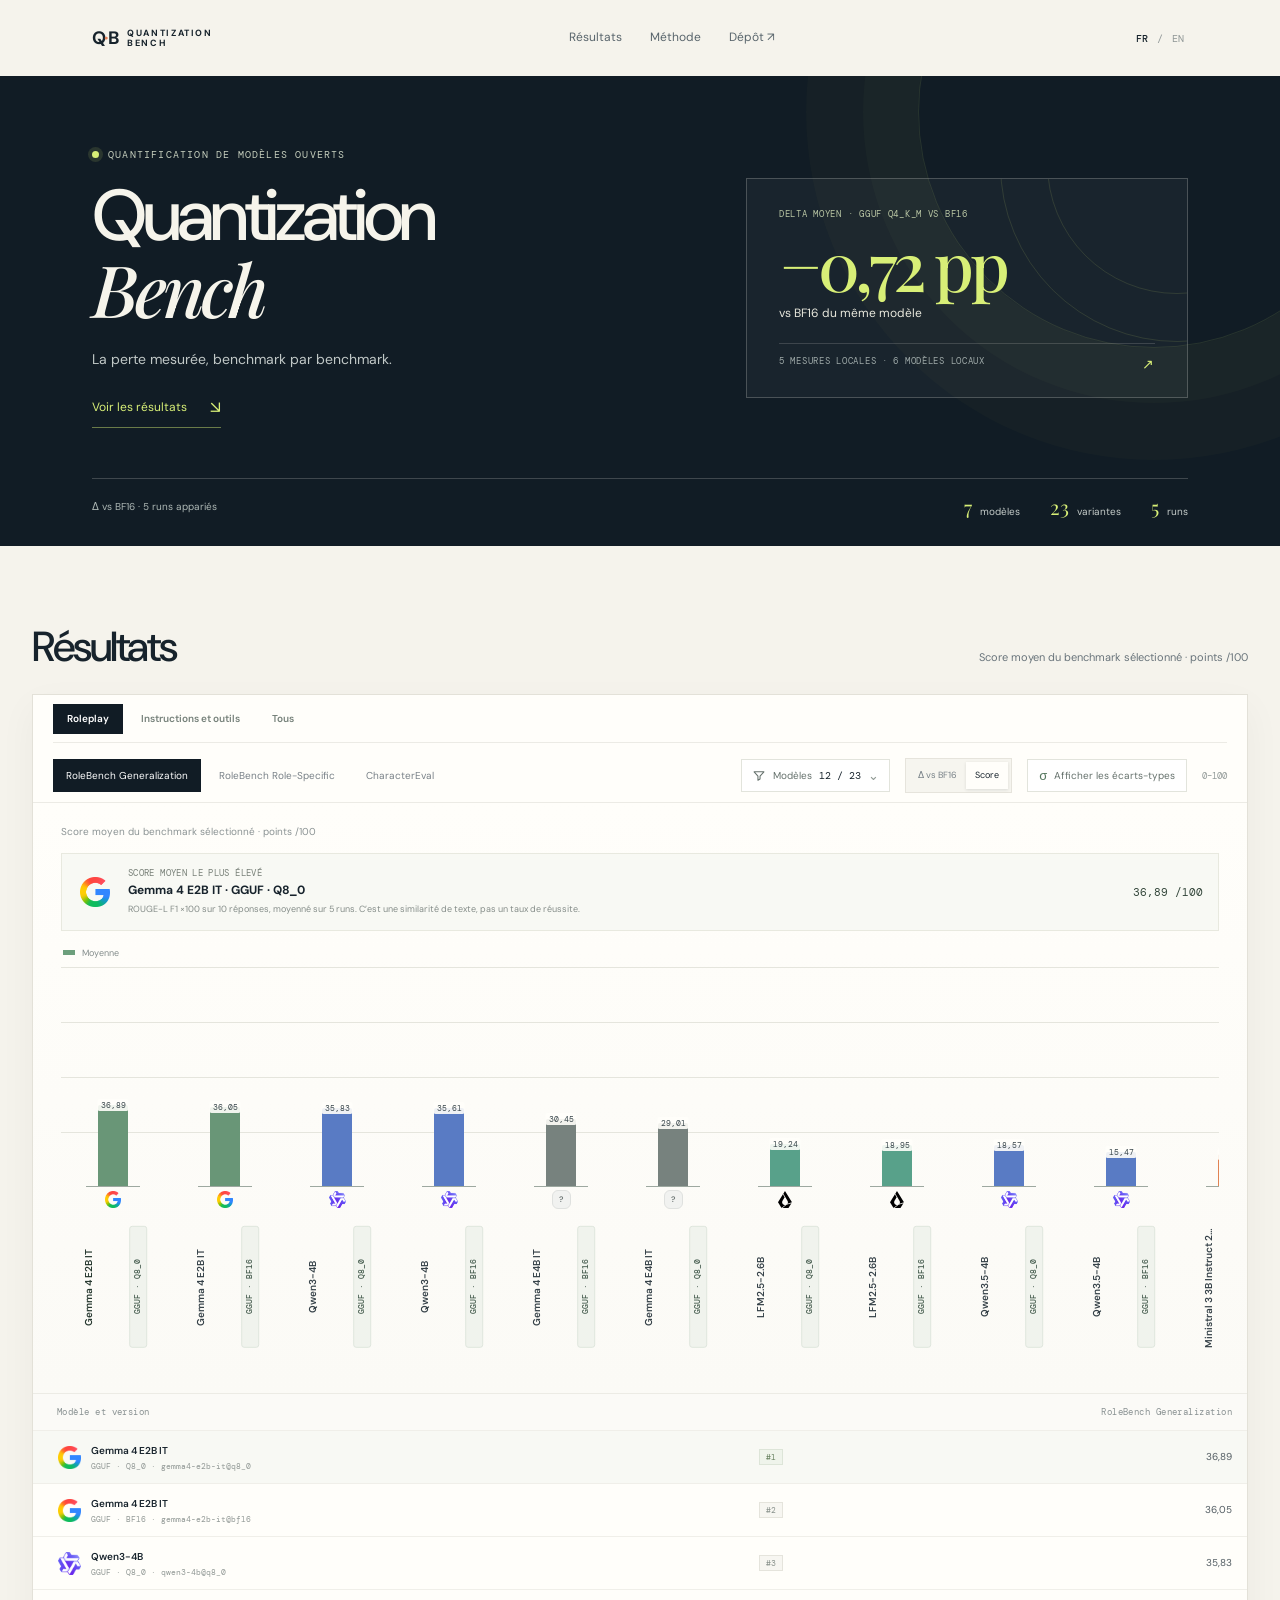
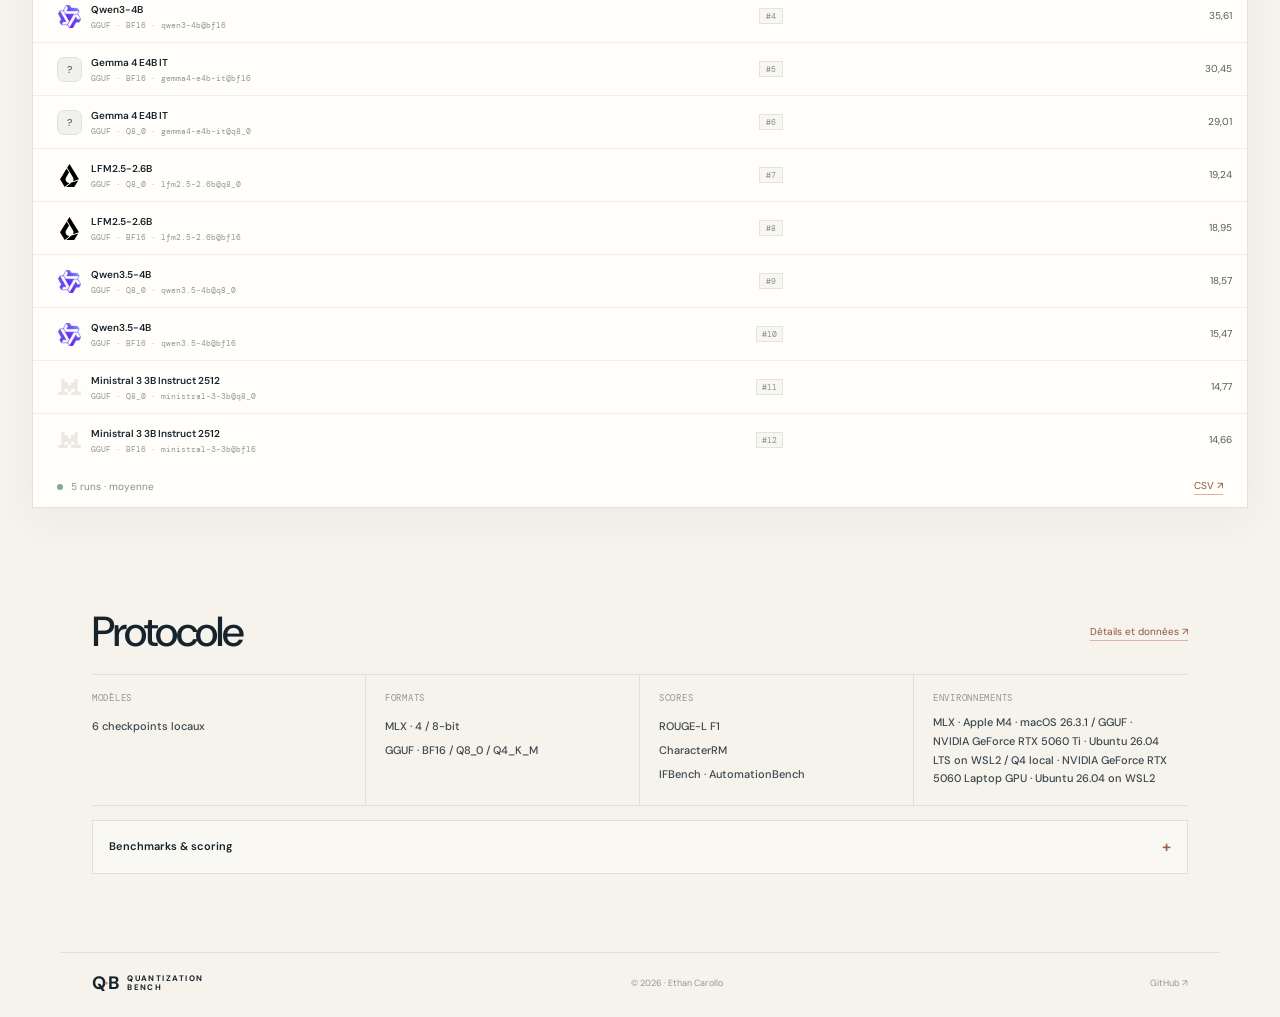
<file: index.html>
<!doctype html>
<html lang="fr">
<head>
  <meta charset="utf-8">
  <meta name="viewport" content="width=device-width, initial-scale=1">
  <meta name="theme-color" content="#111c25">
  <meta name="description" content="Local roleplay, instruction following, and tool-use benchmark results for language models.">
  <title>Quantization Bench — Results</title>
  <link rel="icon" type="image/svg+xml" href="favicon.svg">
  <link rel="stylesheet" href="styles.css?v=local-benchmarks">
  <script defer src="site.js?v=local-benchmarks"></script>
</head>
<body>
  <a class="skip-link" href="#main" data-i18n="skip">Aller au contenu</a>
  <header class="topbar">
    <a class="wordmark" href="#top" aria-label="Quantization Bench"><span class="mark">Q<span>·</span>B</span><span>QUANTIZATION<br>BENCH</span></a>
    <nav class="topnav" aria-label="Navigation principale" data-i18n-aria="nav.aria">
      <a href="#results" data-i18n="nav.results">Résultats</a>
      <a href="#method" data-i18n="nav.method">Méthode</a>
      <a href="https://github.com/EthanCarollo/quantization-bench" data-i18n="nav.repo">Dépôt ↗</a>
    </nav>
    <div class="language-switch" role="group" aria-label="Language / Langue">
      <button type="button" data-language="fr" aria-pressed="true">FR</button><span aria-hidden="true">/</span><button type="button" data-language="en" aria-pressed="false">EN</button>
    </div>
  </header>

  <main id="main">
    <section class="hero" id="top">
      <div class="hero-grid">
        <div class="hero-copy">
          <p class="eyebrow"><span class="pulse"></span><span data-i18n="hero.eyebrow">OPEN MODEL QUANTIZATION</span></p>
          <h1 data-i18n="hero.title">Quantization<br><em>Bench</em></h1>
          <p class="hero-lede" data-i18n="hero.lede">Perte mesurée, benchmark par benchmark.</p>
          <a class="hero-link" href="#results"><span data-i18n="hero.cta">Voir les résultats</span><span aria-hidden="true">↘</span></a>
        </div>
        <div class="hero-score" aria-live="polite">
          <div class="score-orbit orbit-one"></div><div class="score-orbit orbit-two"></div>
          <p class="score-kicker" data-i18n="hero.scoreLabel">Q4_K_M · DELTA MOYEN VS BF16</p>
          <strong id="hero-score-value">—</strong>
          <p class="score-model" id="hero-score-model">—</p>
          <div class="score-foot"><span data-i18n="hero.scoreNote">4 benchmarks mesurés · 5 à évaluer</span><span class="score-arrow">↗</span></div>
        </div>
      </div>
      <div class="hero-bottom">
        <span class="hero-summary" data-i18n="hero.summary">Δ vs BF16 · 5 runs appariés</span>
        <div class="hero-stats">
          <div><strong id="stat-models">5</strong><span data-i18n="stats.models">modèles</span></div>
          <div><strong id="stat-variants">19</strong><span data-i18n="stats.variants">variantes</span></div>
          <div><strong>5</strong><span data-i18n="stats.runs">runs</span></div>
        </div>
      </div>
    </section>

    <section class="section results-section" id="results">
      <div class="section-heading">
        <h2 data-i18n="results.title">Résultats</h2>
        <p class="section-intro" data-i18n="results.caption">Δ vs BF16 · points sur 100</p>
      </div>
      <div class="score-panel">
        <div class="panel-top">
          <div class="category-tabs" role="group" aria-label="Catégorie de benchmarks" data-i18n-aria="results.categories.aria">
            <button class="category-tab active" type="button" data-category="roleplay" aria-pressed="true" data-i18n="results.categories.roleplay">Roleplay</button>
            <button class="category-tab" type="button" data-category="tools" aria-pressed="false" data-i18n="results.categories.tools">Instructions et outils</button>
            <button class="category-tab" type="button" data-category="all" aria-pressed="false" data-i18n="results.categories.all">All</button>
          </div>
          <div class="metric-tabs" role="group" aria-label="Benchmark" data-i18n-aria="metric.aria">
            <button id="tab-general" class="metric-tab active" type="button" aria-controls="metric-panel" aria-pressed="true" data-metric="rolebench_generalization">RoleBench Generalization</button>
            <button id="tab-specific" class="metric-tab" type="button" aria-controls="metric-panel" aria-pressed="false" data-metric="rolebench_role_specific">RoleBench Role-Specific</button>
            <button id="tab-character" class="metric-tab" type="button" aria-controls="metric-panel" aria-pressed="false" data-metric="charactereval">CharacterEval</button>
            <button id="tab-automationbench" class="metric-tab" type="button" aria-controls="metric-panel" aria-pressed="false" data-metric="automationbench">AutomationBench</button>
            <button id="tab-ifbench" class="metric-tab" type="button" aria-controls="metric-panel" aria-pressed="false" data-metric="ifbench">IFBench</button>
          </div>
          <div class="model-filter" id="model-filter">
            <button class="model-filter-toggle" id="model-filter-toggle" type="button" aria-expanded="false" aria-controls="model-filter-popover">
              <svg aria-hidden="true" viewBox="0 0 20 20"><path d="M3 4h14l-5.5 6.2v4.1l-3 1.7v-5.8L3 4Z" /></svg>
              <span data-i18n="results.modelFilter">Modèles</span>
              <strong id="model-filter-count">—</strong>
              <span class="model-filter-caret" aria-hidden="true">⌄</span>
            </button>
            <div class="model-filter-popover" id="model-filter-popover" hidden>
              <label class="sr-only" for="model-filter-search" data-i18n="results.modelSearch">Rechercher un modèle ou un format</label>
              <input id="model-filter-search" class="model-filter-search" type="search" data-i18n-placeholder="results.modelSearch" placeholder="Rechercher un modèle ou un format">
              <div class="model-filter-actions">
                <button id="model-select-all" type="button" data-i18n="results.selectAll">Tout afficher</button>
                <button id="model-select-none" type="button" data-i18n="results.selectNone">Tout masquer</button>
              </div>
              <div class="model-filter-options" id="model-filter-options" role="group" aria-label="Configurations affichées" data-i18n-aria="results.modelOptions"></div>
              <p class="model-filter-no-results" id="model-filter-no-results" data-i18n="results.noSearchResults" hidden>Aucun modèle ne correspond à cette recherche.</p>
              <p class="model-filter-status" id="model-filter-status" aria-live="polite"></p>
            </div>
          </div>
          <div class="view-switch" role="group" aria-label="Data view" data-i18n-aria="view.aria">
            <button type="button" data-view="delta" aria-pressed="false" data-i18n="view.delta">Δ vs BF16</button>
            <button type="button" data-view="score" aria-pressed="true" data-i18n="view.score">Score</button>
          </div>
          <button class="stddev-toggle" id="stddev-toggle" type="button" aria-pressed="false" aria-controls="bar-chart score-table">
            <span class="stddev-symbol" aria-hidden="true">σ</span>
            <span id="stddev-toggle-label" data-i18n="results.showStdDev">Afficher les écarts-types</span>
          </button>
          <span class="scale-label" id="scale-label">± points</span>
        </div>
        <div class="chart-area" id="metric-panel" role="region" aria-labelledby="tab-general" tabindex="0">
          <p class="chart-caption" data-i18n="results.chartCaption">Δ moyenne appariée · points /100 · négatif = perte</p>
          <div class="ranking-insight" aria-live="polite">
            <span class="insight-logo model-logo" id="insight-logo" aria-hidden="true">Q</span>
            <div class="insight-copy">
              <span class="insight-kicker" id="insight-label">Meilleur résultat sur ce benchmark</span>
              <strong id="insight-title">—</strong>
              <span id="insight-description">Classement limité au benchmark sélectionné.</span>
            </div>
            <strong class="insight-value" id="insight-value">—</strong>
          </div>
          <div class="chart-legend" aria-label="Légende du graphique">
            <span><i class="legend-mean" aria-hidden="true"></i><span data-i18n="results.legendMean">Moyenne</span></span>
            <span id="legend-sd" hidden><i class="legend-spread" aria-hidden="true"></i><span data-i18n="results.legendSpread">Écart-type (±1σ)</span></span>
          </div>
          <div class="bar-chart" id="bar-chart" aria-live="polite" aria-label="Comparaison des scores" data-i18n-aria="chart.aria"></div>
        </div>
        <div class="table-wrap">
          <table>
            <caption class="sr-only">Benchmark results by model and quantization</caption>
            <thead><tr><th scope="col" data-i18n="table.model">Modèle et version</th><th id="table-metric-heading" scope="col">RoleBench Generalization</th></tr></thead>
            <tbody id="score-table"></tbody>
          </table>
        </div>
        <div class="table-bottom"><span><span class="legend-dot"></span><span id="result-runs-label" data-i18n="results.runs">5 runs · moyenne ± écart-type</span></span><a href="https://github.com/EthanCarollo/quantization-bench/blob/main/results/summary.csv" data-i18n="results.csv">CSV ↗</a></div>
      </div>
    </section>

    <section class="section method-section" id="method">
      <div class="section-heading">
        <h2 data-i18n="method.title">Protocole</h2>
        <a class="text-link" href="https://github.com/EthanCarollo/quantization-bench" data-i18n="method.repo">Détails et données ↗</a>
      </div>
      <div class="fact-grid">
        <article class="fact-card"><span data-i18n="method.models">Modèles</span><strong data-i18n="method.modelsSummary">6 checkpoints locaux</strong></article>
        <article class="fact-card"><span data-i18n="method.formats">Formats</span><strong>MLX · 4 / 8-bit<br>GGUF · BF16 / Q8_0 / Q4_K_M</strong></article>
        <article class="fact-card"><span data-i18n="method.scoring">Scores</span><strong>ROUGE-L F1<br>CharacterRM<br>IFBench · AutomationBench</strong></article>
        <article class="fact-card"><span data-i18n="method.environment">Environnements</span><strong id="environment-summary">MLX · GGUF</strong></article>
      </div>
      <details class="method-details">
        <summary><span data-i18n="details.title">Benchmarks & scoring</span><span class="summary-plus">+</span></summary>
        <div class="detail-content">
          <p><strong>RoleBench Generalization</strong> — <span data-i18n="details.general">10 prompts · ROUGE-L F1 comparé à une référence RoleGPT.</span></p>
          <p><strong>RoleBench Role-Specific</strong> — <span data-i18n="details.specific">10 prompts liés à un rôle · ROUGE-L F1.</span></p>
          <p><strong>CharacterEval</strong> — <span data-i18n="details.character">12 exemples · CharacterRM · note de 1–5 ramenée à 0–100.</span></p>
          <p><strong>AutomationBench</strong> — <span data-i18n="details.automationbench">600 tâches d’agents réparties dans six domaines, avec 47 outils SaaS simulés · réussite stricte des tâches.</span> <a href="https://github.com/zapier/AutomationBench">Code et données ↗</a></p>
          <p><strong>IFBench</strong> — <span data-i18n="details.ifbench">300 prompts · validateurs d’instructions automatiques · exactitude souple au niveau du prompt.</span> <a href="https://github.com/allenai/IFBench">Code et données ↗</a></p>
          <p data-i18n="details.allCategory">All donne accès à tous les benchmarks. Les scores restent séparés, car leurs tâches et leurs échelles sont différentes.</p>
          <p data-i18n="details.protocol">Δ = quantized GGUF score − same-model BF16 score · 5 paired runs.</p>
          <p data-i18n="details.sd">Écart-type calculé sur cinq moyennes de run ; pour Δ, sur les cinq différences appariées.</p>
          <p data-i18n="details.reading">Comparez les modèles à l'intérieur d'un même benchmark : les scores entre colonnes ne sont pas équivalents.</p>
          <p data-i18n="details.claims">Les pertes annoncées par les éditeurs ne sont pas référencées.</p>
          <p data-i18n="details.brandCredits">Logos des familles Gemma (Google), Qwen, Mistral et Liquid AI : <a href="https://ai.google.dev/gemma/docs">Google</a> · <a href="https://github.com/QwenLM/qwenlm.github.io">Qwen</a> · <a href="https://mistral.ai/brand/">Mistral</a> · <a href="https://www.liquid.ai/">Liquid AI</a>. Marques affichées pour identifier les modèles évalués, sans affiliation ni approbation.</p>
          <div class="detail-links"><a href="https://huggingface.co/datasets/ZenMoore/RoleBench">RoleBench ↗</a><a href="https://github.com/morecry/CharacterEval">CharacterEval ↗</a><a href="https://github.com/EthanCarollo/quantization-bench/blob/main/results/summary.json">JSON ↗</a></div>
        </div>
      </details>
    </section>
  </main>

  <footer class="footer">
    <a class="wordmark footer-wordmark" href="#top"><span class="mark">Q<span>·</span>B</span><span>QUANTIZATION<br>BENCH</span></a>
    <span>© 2026 · Ethan Carollo</span>
    <a href="https://github.com/EthanCarollo/quantization-bench">GitHub ↗</a>
  </footer>
</body>
</html>
</file>
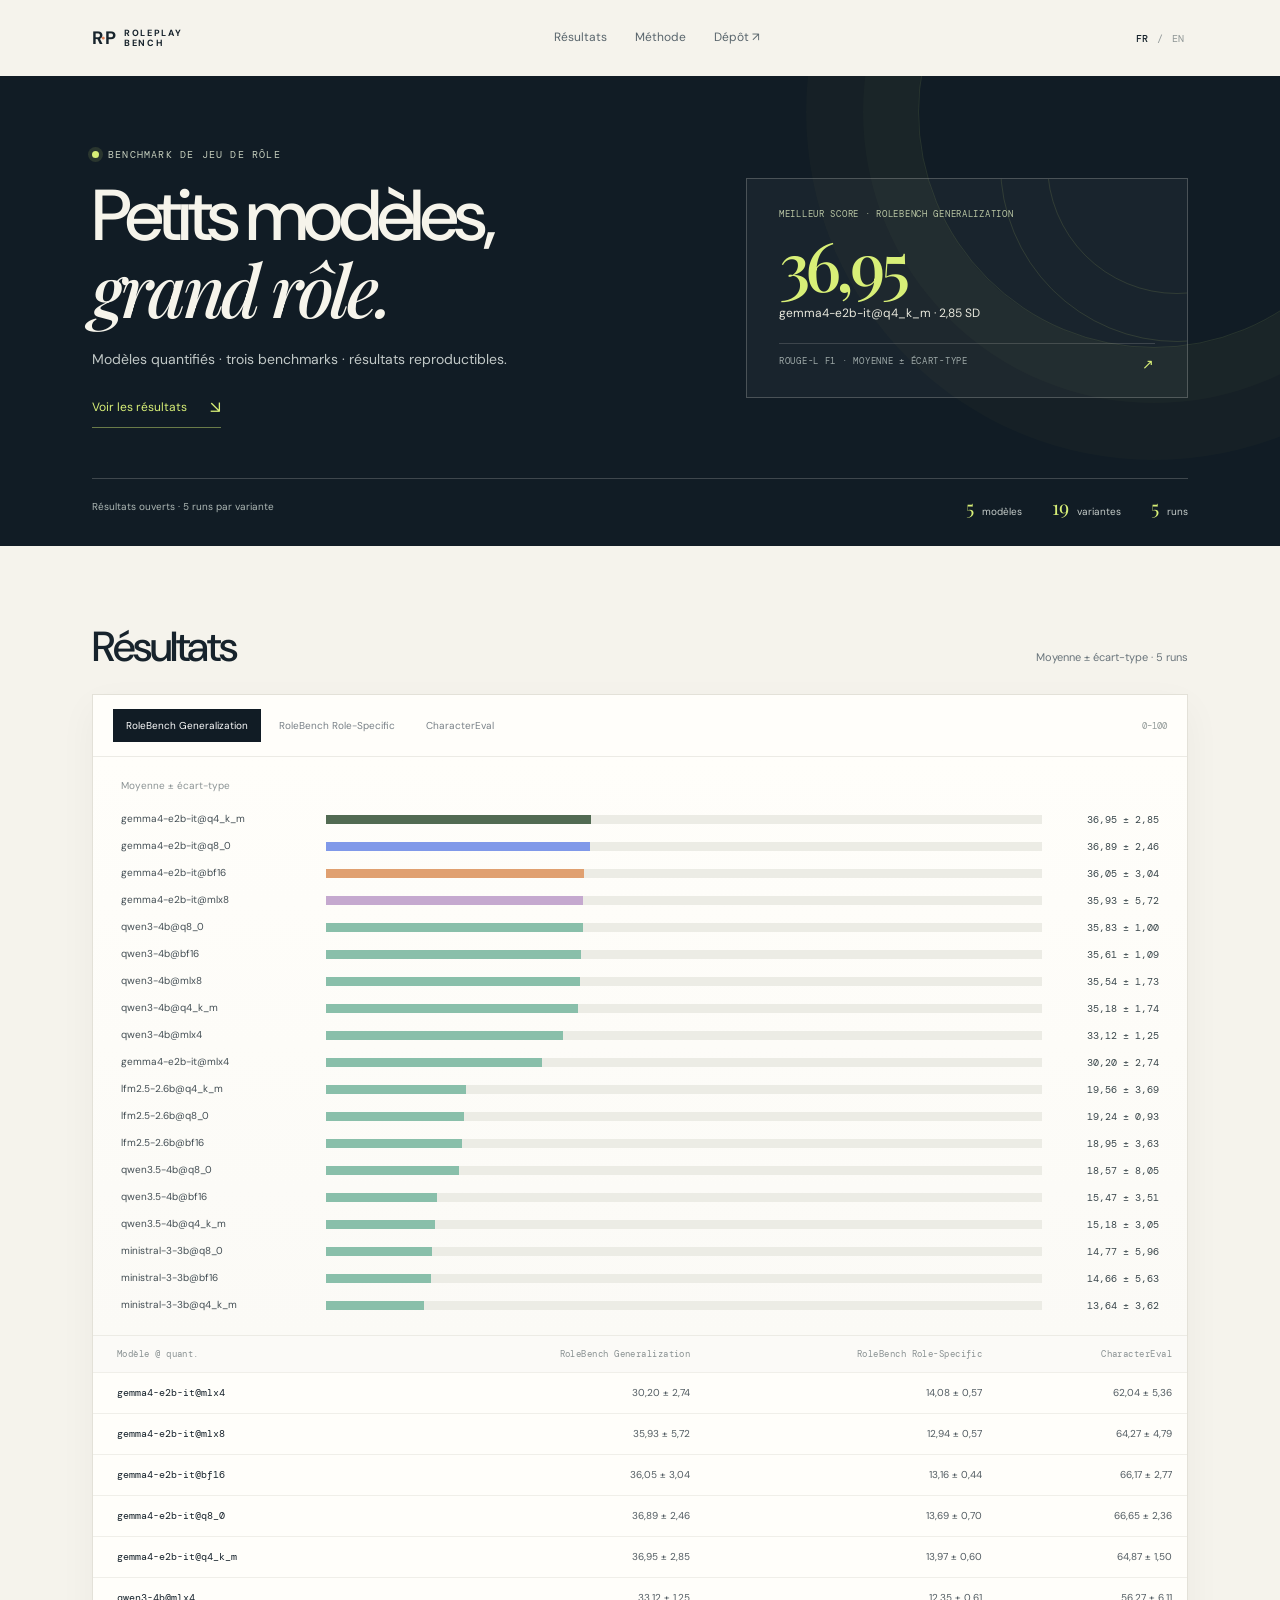
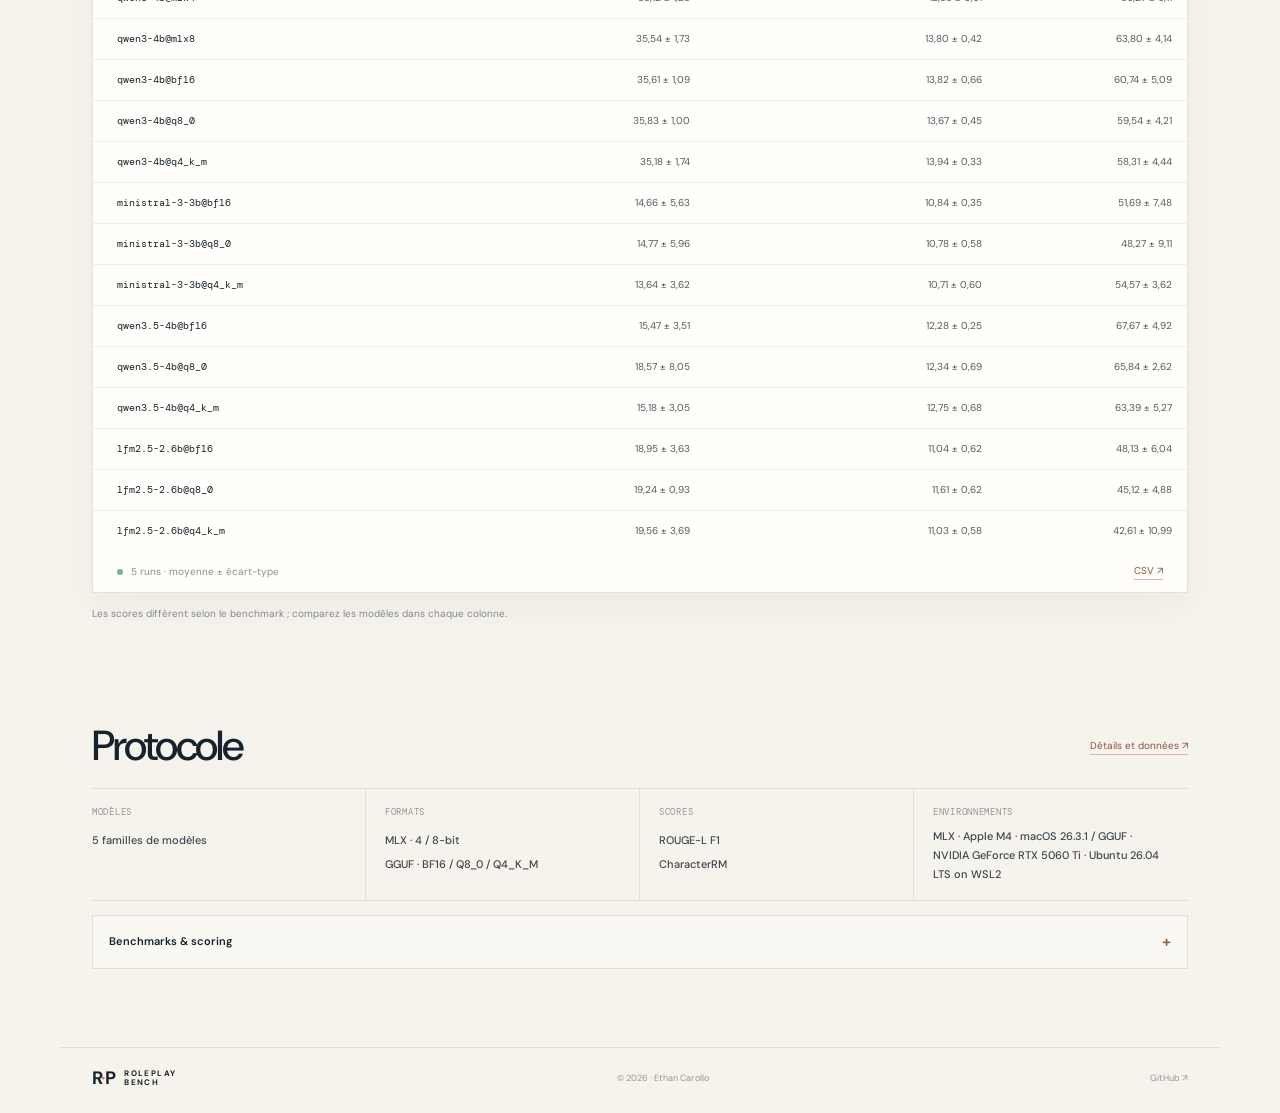
<file: docs/index.html>
<!doctype html>
<html lang="fr">
<head>
  <meta charset="utf-8">
  <meta name="viewport" content="width=device-width, initial-scale=1">
  <meta name="theme-color" content="#111c25">
  <meta name="description" content="Compact open-weight models compared on role-play benchmarks.">
  <title>Roleplay Bench — Results</title>
  <link rel="icon" type="image/svg+xml" href="favicon.svg">
  <link rel="stylesheet" href="styles.css">
  <script defer src="site.js"></script>
</head>
<body>
  <a class="skip-link" href="#main" data-i18n="skip">Aller au contenu</a>
  <header class="topbar">
    <a class="wordmark" href="#top" aria-label="Roleplay Bench"><span class="mark">R<span>·</span>P</span><span>ROLEPLAY<br>BENCH</span></a>
    <nav class="topnav" aria-label="Navigation principale" data-i18n-aria="nav.aria">
      <a href="#results" data-i18n="nav.results">Résultats</a>
      <a href="#method" data-i18n="nav.method">Méthode</a>
      <a href="https://github.com/EthanCarollo/roleplay-bench-results" data-i18n="nav.repo">Dépôt ↗</a>
    </nav>
    <div class="language-switch" role="group" aria-label="Language / Langue">
      <button type="button" data-language="fr" aria-pressed="true">FR</button><span aria-hidden="true">/</span><button type="button" data-language="en" aria-pressed="false">EN</button>
    </div>
  </header>

  <main id="main">
    <section class="hero" id="top">
      <div class="hero-grid">
        <div class="hero-copy">
          <p class="eyebrow"><span class="pulse"></span><span data-i18n="hero.eyebrow">ROLE-PLAY MODEL BENCHMARK</span></p>
          <h1 data-i18n="hero.title">Petits modèles,<br><em>grand rôle.</em></h1>
          <p class="hero-lede" data-i18n="hero.lede">Models quantifiés, trois benchmarks, résultats reproductibles.</p>
          <a class="hero-link" href="#results"><span data-i18n="hero.cta">Voir les résultats</span><span aria-hidden="true">↘</span></a>
        </div>
        <div class="hero-score" aria-live="polite">
          <div class="score-orbit orbit-one"></div><div class="score-orbit orbit-two"></div>
          <p class="score-kicker" data-i18n="hero.scoreLabel">MEILLEUR SCORE · ROLEBENCH GENERALIZATION</p>
          <strong id="hero-score-value">—</strong>
          <p class="score-model" id="hero-score-model">…</p>
          <div class="score-foot"><span data-i18n="hero.scoreNote">ROUGE-L F1 · MOYENNE ± ÉCART-TYPE</span><span class="score-arrow">↗</span></div>
        </div>
      </div>
      <div class="hero-bottom">
        <span class="hero-summary" data-i18n="hero.summary">Résultats ouverts · 5 runs par variante</span>
        <div class="hero-stats">
          <div><strong id="stat-models">2</strong><span data-i18n="stats.models">modèles</span></div>
          <div><strong id="stat-variants">10</strong><span data-i18n="stats.variants">variantes</span></div>
          <div><strong>5</strong><span data-i18n="stats.runs">runs</span></div>
        </div>
      </div>
    </section>

    <section class="section results-section" id="results">
      <div class="section-heading">
        <h2 data-i18n="results.title">Résultats</h2>
        <p class="section-intro" data-i18n="results.caption">Moyenne ± écart-type · 5 runs</p>
      </div>
      <div class="score-panel">
        <div class="panel-top">
          <div class="metric-tabs" role="group" aria-label="Benchmark" data-i18n-aria="metric.aria">
            <button id="tab-general" class="metric-tab active" type="button" aria-controls="metric-panel" aria-pressed="true" data-metric="rolebench_generalization">RoleBench Generalization</button>
            <button id="tab-specific" class="metric-tab" type="button" aria-controls="metric-panel" aria-pressed="false" data-metric="rolebench_role_specific">RoleBench Role-Specific</button>
            <button id="tab-character" class="metric-tab" type="button" aria-controls="metric-panel" aria-pressed="false" data-metric="charactereval">CharacterEval</button>
          </div>
          <span class="scale-label">0–100</span>
        </div>
        <div class="chart-area" id="metric-panel" role="region" aria-labelledby="tab-general" tabindex="0">
          <p class="chart-caption" data-i18n="results.chartCaption">Mean ± sample SD</p>
          <div class="bar-chart" id="bar-chart" aria-live="polite" aria-label="Comparaison des scores" data-i18n-aria="chart.aria"></div>
        </div>
        <div class="table-wrap">
          <table>
            <caption class="sr-only">Benchmark results by model and quantization</caption>
            <thead><tr><th scope="col" data-i18n="table.model">Modèle @ quant.</th><th scope="col">RoleBench Generalization</th><th scope="col">RoleBench Role-Specific</th><th scope="col">CharacterEval</th></tr></thead>
            <tbody id="score-table"></tbody>
          </table>
        </div>
        <div class="table-bottom"><span><span class="legend-dot"></span><span data-i18n="results.runs">5 runs · mean ± sample SD</span></span><a href="https://github.com/EthanCarollo/roleplay-bench-results/blob/main/results/summary.csv" data-i18n="results.csv">CSV ↗</a></div>
      </div>
      <p class="result-note" data-i18n="results.note">Scores differ by benchmark; compare within each column.</p>
    </section>

    <section class="section method-section" id="method">
      <div class="section-heading">
        <h2 data-i18n="method.title">Protocole</h2>
        <a class="text-link" href="https://github.com/EthanCarollo/roleplay-bench-results" data-i18n="method.repo">Détails et données ↗</a>
      </div>
      <div class="fact-grid">
        <article class="fact-card"><span data-i18n="method.models">Modèles</span><strong data-i18n="method.modelsSummary">4 familles de modèles</strong></article>
        <article class="fact-card"><span data-i18n="method.formats">Formats</span><strong>MLX · 4 / 8-bit<br>GGUF · BF16 / Q8_0 / Q4_K_M</strong></article>
        <article class="fact-card"><span data-i18n="method.scoring">Scores</span><strong>ROUGE-L F1<br>CharacterRM</strong></article>
        <article class="fact-card"><span data-i18n="method.environment">Environnements</span><strong id="environment-summary">MLX · GGUF</strong></article>
      </div>
      <details class="method-details">
        <summary><span data-i18n="details.title">Benchmarks & scoring</span><span class="summary-plus">+</span></summary>
        <div class="detail-content">
          <p><strong>RoleBench Generalization</strong> — <span data-i18n="details.general">10 prompts · ROUGE-L F1 comparé à une référence RoleGPT.</span></p>
          <p><strong>RoleBench Role-Specific</strong> — <span data-i18n="details.specific">10 prompts liés à un rôle · ROUGE-L F1.</span></p>
          <p><strong>CharacterEval</strong> — <span data-i18n="details.character">12 exemples · CharacterRM · note de 1–5 ramenée à 0–100.</span></p>
          <p data-i18n="details.protocol">5 fixed seeds · temperature 1 · top-p 0.95 · top-k 64 · 512-token limit.</p>
          <p class="pending-note"><span data-i18n="details.pending">Not run yet:</span> IFBench · Humanity’s Last Exam · LiveCodeBench</p>
          <div class="detail-links"><a href="https://huggingface.co/datasets/ZenMoore/RoleBench">RoleBench ↗</a><a href="https://github.com/morecry/CharacterEval">CharacterEval ↗</a><a href="https://github.com/EthanCarollo/roleplay-bench-results/blob/main/results/summary.json">JSON ↗</a></div>
        </div>
      </details>
    </section>
  </main>

  <footer class="footer">
    <a class="wordmark footer-wordmark" href="#top"><span class="mark">R<span>·</span>P</span><span>ROLEPLAY<br>BENCH</span></a>
    <span>© 2026 · Ethan Carollo</span>
    <a href="https://github.com/EthanCarollo/roleplay-bench-results">GitHub ↗</a>
  </footer>
</body>
</html>
</file>
<file: styles.css>
@import url('https://fonts.googleapis.com/css2?family=DM+Mono:wght@400;500&family=DM+Sans:wght@400;500;600;700&family=Playfair+Display:ital,wght@0,500;0,600;1,500;1,600&display=swap');

:root {
  --ink: #17232c;
  --muted: #69747b;
  --paper: #f5f3ec;
  --white: #fffefa;
  --navy: #111c25;
  --line: #e1dfd6;
  --lime: #d8ef77;
  --orange: #e58058;
  --mint: #89bfaa;
  --mono: "DM Mono", ui-monospace, SFMono-Regular, monospace;
  --sans: "DM Sans", Inter, system-ui, -apple-system, "Segoe UI", sans-serif;
  --serif: "Playfair Display", Georgia, serif;
  --wrap: 1160px;
}

* { box-sizing: border-box; }
html { scroll-behavior: smooth; scroll-padding-top: 80px; }
body {
  margin: 0;
  background: var(--paper);
  color: var(--ink);
  font: 15px/1.6 var(--sans);
  -webkit-font-smoothing: antialiased;
}
a { color: inherit; text-decoration: none; }
button { font: inherit; }
a:focus-visible, button:focus-visible, summary:focus-visible, [tabindex]:focus-visible {
  outline: 2px solid #829d36;
  outline-offset: 3px;
}
.skip-link {
  position: absolute;
  z-index: 10;
  top: 8px;
  left: -999px;
  padding: 8px 14px;
  background: var(--lime);
}
.skip-link:focus { left: 8px; }
.topbar {
  width: min(100%, var(--wrap));
  height: 76px;
  padding: 0 32px;
  margin: auto;
  display: flex;
  align-items: center;
  justify-content: space-between;
  gap: 20px;
}
.wordmark {
  display: inline-flex;
  align-items: center;
  gap: 10px;
  flex: 0 0 auto;
  font-size: 9px;
  line-height: 1.15;
  letter-spacing: .18em;
  font-weight: 700;
}
.mark { font-size: 18px; letter-spacing: -.09em; }
.mark span { color: var(--orange); }
.topnav { display: flex; align-items: center; gap: 28px; color: #59656c; font-size: 12px; }
.topnav a:hover, .footer a:hover { color: #b75e3b; }
.language-switch { display: flex; align-items: center; gap: 5px; color: #909797; font: 10px var(--mono); }
.language-switch button {
  padding: 7px 4px;
  border: 0;
  background: none;
  color: inherit;
  font: inherit;
  cursor: pointer;
}
.language-switch button[aria-pressed="true"] { color: var(--ink); font-weight: 500; }

.hero {
  position: relative;
  overflow: hidden;
  padding: 58px max(32px, calc((100vw - var(--wrap)) / 2 + 32px)) 24px;
  background: var(--navy);
  color: #f6f4eb;
}
.hero::before {
  position: absolute;
  top: -200px;
  right: -110px;
  width: 470px;
  height: 470px;
  border: 1px solid rgba(216, 239, 119, .11);
  border-radius: 50%;
  box-shadow: 0 0 0 55px rgba(216, 239, 119, .025), 0 0 0 112px rgba(216, 239, 119, .02);
  content: "";
}
.hero-grid, .hero-bottom { position: relative; max-width: 1096px; margin: 0 auto; }
.hero-grid {
  min-height: 308px;
  display: grid;
  grid-template-columns: 1.15fr .85fr;
  align-items: center;
  gap: 56px;
}
.eyebrow { margin: 0 0 19px; font: 10px var(--mono); letter-spacing: .12em; }
.hero .eyebrow { color: #c5cebd; }
.pulse {
  display: inline-block;
  width: 7px;
  height: 7px;
  margin-right: 9px;
  border-radius: 50%;
  background: var(--lime);
  box-shadow: 0 0 0 4px rgba(216, 239, 119, .12);
}
h1, h2, h3, p { margin-top: 0; }
.hero h1 {
  margin: 0 0 18px;
  font-size: clamp(48px, 6vw, 72px);
  font-weight: 500;
  line-height: 1;
  letter-spacing: -.06em;
}
.hero h1 em, h2 em { font-family: var(--serif); font-weight: 500; letter-spacing: -.055em; }
.hero-lede { margin: 0; color: #c1c8c7; font-size: 14px; }
.hero-link {
  display: inline-flex;
  align-items: center;
  gap: 23px;
  margin-top: 23px;
  padding-bottom: 6px;
  border-bottom: 1px solid rgba(216, 239, 119, .45);
  color: var(--lime);
  font-size: 12px;
}
.hero-link span:last-child { font-size: 17px; }
.hero-score {
  position: relative;
  min-height: 220px;
  overflow: hidden;
  padding: 29px 32px 18px;
  border: 1px solid rgba(245, 243, 236, .22);
  background: rgba(255, 255, 255, .035);
}
.score-orbit { position: absolute; border: 1px solid rgba(216, 239, 119, .12); border-radius: 50%; pointer-events: none; }
.orbit-one { top: -145px; right: -120px; width: 260px; height: 260px; }
.orbit-two { top: -192px; right: -168px; width: 355px; height: 355px; }
.score-kicker, .score-foot {
  position: relative;
  font: 9px var(--mono);
  letter-spacing: .08em;
}
.score-kicker { margin: 0 0 8px; color: #b9c6a4; }
.hero-score strong {
  display: block;
  margin: 11px 0 6px;
  color: var(--lime);
  font: 500 68px/.98 var(--serif);
  letter-spacing: -.07em;
}
.score-model { margin: 0 0 20px; color: #e8e8dd; font-size: 12px; }
.score-foot { display: flex; justify-content: space-between; padding-top: 11px; border-top: 1px solid rgba(245, 243, 236, .16); color: #9ea9a8; }
.score-arrow { color: var(--lime); font-size: 14px; }
.hero-bottom {
  display: flex;
  align-items: center;
  justify-content: space-between;
  gap: 24px;
  margin-top: 36px;
  padding: 14px 0 2px;
  border-top: 1px solid rgba(245, 243, 236, .2);
}
.hero-summary { color: #aeb8b5; font-size: 10px; }
.hero-stats { display: flex; gap: 30px; }
.hero-stats div { display: flex; align-items: baseline; gap: 8px; }
.hero-stats strong { color: var(--lime); font: 20px var(--serif); }
.hero-stats span { color: #c6cdca; font-size: 10px; }

.section { width: min(100%, var(--wrap)); margin: 0 auto; padding: 78px 32px; }
.results-section { width: 100%; max-width: none; padding-inline: clamp(18px, 2.5vw, 40px); }
.section-heading { display: flex; align-items: baseline; justify-content: space-between; gap: 24px; margin-bottom: 24px; }
.section-heading h2 { margin: 0; font-size: clamp(30px, 4vw, 42px); font-weight: 500; line-height: 1.1; letter-spacing: -.05em; }
.section-intro { margin: 0; color: var(--muted); font-size: 11px; }
.score-panel { border: 1px solid #e3e1d8; background: var(--white); box-shadow: 0 13px 36px rgba(36, 43, 44, .045); }
.panel-top { min-height: 62px; padding: 9px 20px; border-bottom: 1px solid #ecebe5; display: flex; flex-wrap: wrap; align-items: center; justify-content: space-between; gap: 15px; }
.category-tabs { display: flex; width: 100%; align-items: center; gap: 4px; padding-bottom: 8px; border-bottom: 1px solid #ecebe5; }
.category-tab { min-height: 30px; padding: 0 13px; border: 1px solid transparent; background: transparent; color: #758079; font-size: 10px; font-weight: 600; cursor: pointer; }
.category-tab:hover { color: var(--ink); }
.category-tab.active { border-color: var(--navy); background: var(--navy); color: white; }
.metric-tabs { display: flex; align-items: center; gap: 5px; flex: 1 1 550px; flex-wrap: wrap; }
.metric-tab[hidden] { display: none; }
.metric-tab {
  min-height: 33px;
  padding: 0 12px;
  border: 1px solid transparent;
  background: transparent;
  color: #788087;
  font-size: 10px;
  cursor: pointer;
}
.metric-tab:hover { color: var(--ink); }
.metric-tab.active { border-color: var(--navy); background: var(--navy); color: white; }
.model-filter { position: relative; z-index: 6; flex: 0 0 auto; }
.model-filter-toggle { display: inline-flex; min-height: 33px; align-items: center; gap: 7px; padding: 0 10px; border: 1px solid #e2e4dc; background: #fff; color: #65716c; font-size: 10px; cursor: pointer; }
.model-filter-toggle:hover, .model-filter-toggle[aria-expanded="true"] { border-color: #b8c6bb; color: #33463a; }
.model-filter-toggle svg { width: 14px; height: 14px; fill: none; stroke: currentColor; stroke-linecap: round; stroke-linejoin: round; stroke-width: 1.5; }
.model-filter-toggle strong { color: var(--ink); font: 10px var(--mono); font-variant-numeric: tabular-nums; }
.model-filter-caret { color: #8e9893; font-size: 13px; line-height: 1; }
.model-filter-popover { position: absolute; top: calc(100% + 8px); right: 0; display: grid; grid-template-rows: auto auto minmax(0, 1fr) auto auto; gap: 9px; width: min(340px, calc(100vw - 36px)); max-height: min(460px, 72vh); padding: 12px; overflow: hidden; border: 1px solid #e2e4dc; background: #fffefa; box-shadow: 0 14px 36px rgba(23, 35, 44, .15); }
.model-filter-popover[hidden] { display: none; }
.model-filter-search { width: 100%; min-height: 34px; padding: 0 10px; border: 1px solid #e5e4dc; background: #fff; color: var(--ink); font: 10px var(--sans); }
.model-filter-search:focus { border-color: #a9c2ae; outline: 2px solid rgba(130, 157, 54, .18); }
.model-filter-actions { display: flex; justify-content: space-between; gap: 8px; }
.model-filter-actions button { padding: 4px 0; border: 0; background: none; color: #62746a; font-size: 9px; cursor: pointer; }
.model-filter-actions button:hover { color: #25372d; text-decoration: underline; }
.model-filter-options { display: grid; gap: 8px; min-height: 0; overflow-y: auto; overscroll-behavior: contain; }
.model-filter-family { min-width: 0; margin: 0; padding: 0 0 7px; border: 0; border-bottom: 1px solid #efeee8; }
.model-filter-family legend { width: 100%; padding: 0; margin-bottom: 3px; }
.model-family-toggle { display: flex; align-items: center; gap: 7px; cursor: pointer; }
.model-family-toggle input, .model-filter-option input { width: 13px; height: 13px; flex: 0 0 auto; accent-color: #608b6d; }
.model-family-toggle strong { overflow: hidden; color: #354148; font-size: 10px; font-weight: 600; text-overflow: ellipsis; white-space: nowrap; }
.model-family-toggle > small { margin-left: auto; color: #929996; font: 8px var(--mono); }
.model-family-logo { display: inline-flex; align-items: center; }
.model-family-logo .model-logo { width: 19px; height: 19px; }
.model-filter-variants { display: grid; gap: 2px; padding-left: 26px; }
.model-filter-option { display: flex; align-items: center; gap: 7px; min-height: 24px; color: #66716d; font-size: 9px; cursor: pointer; }
.model-filter-option:hover { color: var(--ink); }
.model-filter-option[hidden], .model-filter-family[hidden] { display: none; }
.model-filter-no-results { margin: 0; padding: 8px 2px; color: #818a87; font-size: 9px; }
.model-filter-status { margin: 0; padding-top: 8px; border-top: 1px solid #efeee8; color: #858e91; font: 8px var(--mono); }
.view-switch { display: flex; flex: 0 0 auto; padding: 3px; border: 1px solid #e6e4dc; background: #f6f5ef; }
.view-switch button { min-height: 27px; padding: 0 9px; border: 0; background: transparent; color: #778087; font-size: 9px; cursor: pointer; }
.view-switch button[aria-pressed="true"] { background: var(--white); color: var(--ink); box-shadow: 0 1px 3px rgba(23, 35, 44, .12); }
.stddev-toggle { display: inline-flex; min-height: 33px; flex: 0 0 auto; align-items: center; gap: 7px; padding: 0 11px; border: 1px solid #e2e4dc; background: #fff; color: #65716c; font-size: 10px; cursor: pointer; }
.stddev-toggle:hover { border-color: #b8c6bb; color: #33463a; }
.stddev-toggle[aria-pressed="true"] { border-color: #a9c2ae; background: #eff5ef; color: #334f3b; }
.stddev-symbol { color: #55775e; font: 13px var(--mono); }
.scale-label { flex: 0 0 auto; color: #929a98; font: 9px var(--mono); }
.chart-area { padding: 21px 28px 22px; background: linear-gradient(180deg, #fffefa, #fbfaf6); }
.chart-caption { margin: 0 0 13px; color: #8b9394; font-size: 10px; }
.view-switch[hidden], .stddev-toggle[hidden], .scale-label[hidden], .chart-legend[hidden] { display: none; }
.ranking-insight { display: grid; grid-template-columns: 38px minmax(0, 1fr) auto; align-items: center; gap: 13px; padding: 13px 15px; border: 1px solid #e8e9df; background: #f8f9f4; }
.insight-logo { width: 36px !important; height: 36px !important; border-radius: 10px !important; font-size: 15px !important; }
.insight-logo.has-logo { padding: 2px; }
.insight-copy { display: grid; min-width: 0; gap: 2px; }
.insight-kicker { color: #788078; font: 9px var(--mono); letter-spacing: .04em; text-transform: uppercase; }
.insight-copy strong { overflow: hidden; color: var(--ink); font-size: 12px; text-overflow: ellipsis; white-space: nowrap; }
.insight-copy > span:last-child { color: #858d89; font-size: 9px; }
.insight-value { padding-left: 12px; color: #33463a; font: 11px var(--mono); font-variant-numeric: tabular-nums; text-align: right; white-space: nowrap; }
.chart-legend { display: flex; align-items: center; gap: 18px; margin: 15px 2px 7px; color: #848d8c; font-size: 9px; }
.chart-legend > span { display: inline-flex; align-items: center; gap: 7px; }
.chart-legend > [hidden] { display: none; }
.legend-mean { width: 12px; height: 5px; background: #6c9f7c; }
.legend-spread { position: relative; width: 16px; height: 2px; background: #3c4945; }
.legend-spread::before, .legend-spread::after { position: absolute; top: -3px; width: 1px; height: 8px; background: #3c4945; content: ""; }
.legend-spread::before { left: 0; }
.legend-spread::after { right: 0; }
.bar-chart { position: relative; display: grid; grid-auto-flow: column; grid-auto-columns: minmax(104px, 1fr); column-gap: 8px; align-items: start; overflow-x: auto; overflow-y: hidden; padding: 0 0 8px; background-size: 100% 220px; background-repeat: no-repeat; scrollbar-width: thin; }
.bar-chart.delta-view { background-image: linear-gradient(to bottom, transparent calc(50% - .5px), #788780 calc(50% - .5px), #788780 calc(50% + .5px), transparent calc(50% + .5px)), repeating-linear-gradient(to bottom, #e5e5dd 0 1px, transparent 1px 25%); }
.bar-chart.score-view { background-image: repeating-linear-gradient(to bottom, #e5e5dd 0 1px, transparent 1px 25%); }
.bar-chart.is-empty { display: block; overflow: visible; padding: 0; background-image: none; }
.empty-results { padding: 22px 12px; border: 1px solid #ecebe5; color: #778087; font-size: 10px; text-align: center; }
.ranking-insight[hidden] { display: none; }
.benchmark-pending { display: grid; gap: 11px; padding: 20px; border: 1px solid #e8e9df; background: #f8f9f4; color: #53625b; font-size: 11px; line-height: 1.6; }
.benchmark-pending-heading { display: flex; flex-wrap: wrap; align-items: center; gap: 10px; }
.benchmark-pending-heading strong { max-width: 760px; color: var(--ink); font-size: 13px; font-weight: 600; }
.benchmark-pending-heading span { padding: 2px 7px; border: 1px solid #e0ded4; color: #7b827c; font: 8px var(--mono); text-transform: uppercase; }
.benchmark-pending p { max-width: 850px; margin: 0; }
.benchmark-pending a { width: fit-content; color: #3f7150; font-size: 10px; text-decoration: none; }
.benchmark-pending a:hover { text-decoration: underline; }
.empty-table { padding: 24px !important; color: #778087 !important; text-align: center !important; white-space: normal !important; }
.bar-column { position: relative; display: grid; grid-template-rows: 220px 24px 152px; justify-items: center; min-width: 0; padding: 0 3px; }
.bar-plot { position: relative; width: min(54px, 72%); height: 220px; overflow: visible; border-bottom: 1px solid #9da8a0; }
.bar-plot:focus-visible { outline: 2px solid #829d36; outline-offset: 3px; }
.bar-fill { position: absolute; top: var(--bar-start); left: 22%; z-index: 2; width: 56%; height: var(--bar-size); border-radius: 2px 2px 0 0; transition: top .35s ease, height .35s ease; }
.bar-fill.brand-gemma { background: #699677; }
.bar-fill.brand-qwen { background: #597bc4; }
.bar-fill.brand-ministral { background: #e18353; }
.bar-fill.brand-lfm { background: #58a18a; }
.bar-fill.brand-other { background: #77827e; }
.bar-fill.negative { border-radius: 0 0 2px 2px; background: #d77b58; }
.bar-fill.positive { background: #70a486; }
.bar-fill.neutral { width: 0; }
.uncertainty-range { position: absolute; top: var(--error-start); left: 50%; z-index: 4; width: 2px; height: var(--error-size); min-height: 2px; transform: translateX(-50%); background: #293b35; pointer-events: none; }
.uncertainty-range::before, .uncertainty-range::after { position: absolute; left: 50%; width: 11px; height: 1px; transform: translateX(-50%); background: #293b35; content: ""; }
.uncertainty-range::before { top: 0; }
.uncertainty-range::after { bottom: 0; }
.bar-value { position: absolute; top: var(--value-y); left: 50%; z-index: 5; padding: 1px 3px; transform: translate(-50%, -50%); border-radius: 2px; background: rgba(255, 254, 250, .9); color: #39464b; font: 8px var(--mono); font-variant-numeric: tabular-nums; white-space: nowrap; }
.bar-column.is-loss .bar-value { color: #a44e32; }
.bar-column.is-top .bar-column-label strong { color: #26382f; }
.bar-tooltip { position: absolute; top: 8px; left: 50%; z-index: 10; display: grid; width: max-content; max-width: min(220px, calc(100vw - 40px)); gap: 3px; padding: 8px 10px; transform: translate(-50%, -5px); border: 1px solid #d8e2d7; border-radius: 5px; background: #17232c; box-shadow: 0 8px 22px rgba(17, 28, 37, .2); color: #f6f4eb; opacity: 0; pointer-events: none; text-align: left; transition: opacity .14s ease, transform .14s ease, visibility .14s ease; visibility: hidden; }
.bar-plot:hover .bar-tooltip, .bar-plot:focus-visible .bar-tooltip { transform: translate(-50%, 0); opacity: 1; visibility: visible; }
.bar-column:first-child .bar-tooltip { left: 0; transform: translate(0, -5px); }
.bar-column:first-child .bar-plot:hover .bar-tooltip, .bar-column:first-child .bar-plot:focus-visible .bar-tooltip { transform: translate(0, 0); }
.bar-column:last-child .bar-tooltip { right: 0; left: auto; transform: translate(0, -5px); }
.bar-column:last-child .bar-plot:hover .bar-tooltip, .bar-column:last-child .bar-plot:focus-visible .bar-tooltip { transform: translate(0, 0); }
.bar-tooltip strong { color: #fffefa; font: 600 11px/1.3 var(--sans); white-space:normal; }
.bar-tooltip span { color: #d8e0db; font: 9px/1.35 var(--mono); white-space:normal; }
.bar-brand { display: flex; align-items: center; justify-content: center; }
.bar-brand .model-logo { width: 19px; height: 19px; border-radius: 6px; font-size: 8px; }
.bar-brand .model-logo.has-logo { padding: 0; }
.bar-column-label { display: grid; grid-template-columns: minmax(0, 1fr) minmax(0, 1fr); align-items: center; width: 100%; height: 152px; min-height: 0; padding: 0; text-align: center; }
.bar-column-label strong, .bar-column-label small { position: static; justify-self: center; display: block; width: 122px; max-width: 122px; min-width: 0; overflow: hidden; transform: rotate(-90deg); transform-origin: center; text-overflow: ellipsis; white-space: nowrap; }
.bar-column-label strong { color: #354148; font-size: 10px; font-weight: 600; line-height: 1.25; }
.bar-column-label small { margin: 0; padding: 3px 4px; border: 1px solid #dfe6dd; border-radius: 3px; background: #f0f3ed; color: #42594b; font: 500 8px/1.2 var(--mono); }
.model-logo { display: inline-flex; width: 25px; height: 25px; flex: 0 0 auto; align-items: center; justify-content: center; border: 1px solid transparent; border-radius: 7px; font: 600 10px var(--sans); }
.model-logo.has-logo { overflow: hidden; border-color: transparent; background: transparent; }
.model-logo img { display: block; width: 100%; height: 100%; object-fit: contain; }
.brand-gemma { border-color: #d3e1d2; background: #edf4ec; color: #4d7857; }
.brand-qwen { border-color: #d4ddf4; background: #edf1fc; color: #536cad; }
.brand-ministral { border-color: #f1d8ca; background: #fbefe8; color: #b96137; }
.brand-lfm { border-color: #d3e5de; background: #eaf4f0; color: #437d68; }
.brand-other { border-color: #dfe1df; background: #f1f2f0; color: #68716f; }
.table-wrap { overflow-x: auto; border-top: 1px solid #ecebe5; }
.table-wrap table { width: 100%; min-width: 750px; border-collapse: collapse; }
.table-wrap th { padding: 12px 15px; background: #fbfaf7; color: #8a9293; font: 9px var(--mono); letter-spacing: .05em; text-align: right; }
.table-wrap th:first-child, .table-wrap td:first-child { padding-left: 24px; text-align: left; }
.table-wrap td { padding: 12px 15px; border-top: 1px solid #f0efe9; color: #505a60; font-size: 10px; font-variant-numeric: tabular-nums; text-align: right; white-space: nowrap; }
.table-wrap tbody tr:hover { background: #faf9f4; }
.table-wrap tbody tr.is-top { background: #f8f9f4; }
.table-model { display: flex; min-width: 220px; align-items: center; gap: 9px; }
.table-model > span:nth-child(2) { display: grid; min-width: 0; gap: 2px; }
.model-name { color: var(--ink); font-size: 10px; font-weight: 600; }
.table-model small { color: #929996; font: 8px var(--mono); }
.rank-badge { min-width: 24px; margin-left: auto; padding: 2px 5px; border: 1px solid #e5e4dc; background: #f7f6f1; color: #87908a; font: 8px var(--mono); text-align: center; }
.table-wrap tbody tr.is-top .rank-badge { border-color: #dde5d8; background: #eff4eb; color: #66805e; }
.table-bottom { display: flex; justify-content: space-between; padding: 12px 24px; color: #858e91; font-size: 10px; }
.table-bottom > span { display: flex; align-items: center; gap: 8px; }
.legend-dot { width: 6px; height: 6px; border-radius: 50%; background: #80ad96; }
.table-bottom a, .text-link, .detail-links a { color: #8d523e; border-bottom: 1px solid #d7b4a4; }
.table-bottom a:hover, .text-link:hover, .detail-links a:hover { color: #b76c4b; }
.result-note { margin: 13px 0 0; color: #818a8d; font-size: 10px; }

.method-section { padding-top: 23px; }
.method-section .section-heading { align-items: center; margin-bottom: 19px; }
.text-link { font-size: 10px; white-space: nowrap; }
.fact-grid { display: grid; grid-template-columns: repeat(4, 1fr); border-top: 1px solid var(--line); border-bottom: 1px solid var(--line); }
.fact-card { min-height: 107px; padding: 17px 19px; border-right: 1px solid var(--line); }
.fact-card:first-child { padding-left: 0; }
.fact-card:last-child { border-right: 0; }
.fact-card > span { display: block; margin-bottom: 9px; color: #919797; font: 9px var(--mono); letter-spacing: .08em; text-transform: uppercase; }
.fact-card strong { color: #3b464c; font-size: 11px; font-weight: 500; line-height: 1.7; }
.fact-card #environment-summary { display: block; overflow-wrap: anywhere; }
.method-details { margin-top: 14px; border: 1px solid var(--line); background: rgba(255, 254, 250, .55); }
.method-details summary { display: flex; align-items: center; justify-content: space-between; gap: 12px; padding: 13px 16px; cursor: pointer; font-size: 11px; font-weight: 600; list-style: none; }
.method-details summary::-webkit-details-marker { display: none; }
.summary-plus { color: #9a624b; font-size: 16px; transition: transform .2s; }
.method-details[open] .summary-plus { transform: rotate(45deg); }
.detail-content { padding: 0 16px 16px; color: #69747b; font-size: 10px; }
.detail-content p { margin: 0 0 7px; }
.detail-content strong { color: #39464b; }
.detail-content .pending-note { margin-top: 13px; color: #899193; }
.detail-links { display: flex; flex-wrap: wrap; gap: 14px; margin-top: 12px; }
.detail-links a { font-size: 10px; }
.sr-only { position: absolute; width: 1px; height: 1px; padding: 0; margin: -1px; overflow: hidden; clip: rect(0, 0, 0, 0); white-space: nowrap; border: 0; }

.footer {
  width: min(100%, var(--wrap));
  margin: auto;
  padding: 20px 32px 24px;
  border-top: 1px solid var(--line);
  display: flex;
  align-items: center;
  justify-content: space-between;
  gap: 18px;
  color: #909898;
  font-size: 9px;
}
.footer-wordmark { color: var(--ink); font-size: 8px; }

@media (max-width: 850px) {
  .hero-grid { gap: 30px; }
  .hero-score { padding-right: 22px; padding-left: 22px; }
  .category-tabs { padding-bottom: 6px; }
  .category-tab { padding: 0 10px; font-size: 9px; }
  .metric-tab { padding: 0 8px; font-size: 9px; }
  .fact-card { padding-right: 12px; padding-left: 12px; }
}
@media (max-width: 650px) {
  .topbar { height: 65px; padding: 0 18px; }
  .topnav { display: none; }
  .hero { padding: 45px 20px 20px; }
  .hero-grid { grid-template-columns: 1fr; gap: 28px; }
  .hero-score { min-height: 198px; }
  .hero-bottom { align-items: flex-start; flex-direction: column; gap: 9px; margin-top: 24px; }
  .hero-stats { width: 100%; justify-content: space-between; gap: 10px; }
  .section { padding: 55px 18px; }
  .results-section { padding-inline: 18px; }
  .section-heading { align-items: flex-start; flex-direction: column; gap: 7px; margin-bottom: 18px; }
  .section-heading h2 { font-size: 34px; }
  .panel-top { align-items: flex-start; flex-direction: column; gap: 8px; padding: 11px 12px; }
  .metric-tabs { width: 100%; flex-basis: auto; flex-wrap: wrap; }
  .category-tabs { width: 100%; }
  .metric-tab { padding: 0 8px; font-size: 9px; }
  .model-filter { width: 100%; }
  .model-filter-toggle { width: 100%; justify-content: flex-start; }
  .model-filter-toggle strong { margin-left: auto; }
  .model-filter-popover { right: auto; left: 0; width: 100%; }
  .scale-label { display: none; }
  .chart-area { padding: 17px 13px; }
  .ranking-insight { grid-template-columns: 32px minmax(0, 1fr); gap: 9px; padding: 11px; }
  .insight-logo { width: 30px !important; height: 30px !important; }
  .insight-value { grid-column: 2; padding: 3px 0 0; text-align: left; }
  .chart-legend { gap: 11px; font-size: 8px; }
  .bar-chart { grid-auto-columns: minmax(86px, 1fr); background-size: 100% 205px; }
  .bar-column { grid-template-rows: 205px 22px 142px; }
  .bar-plot { height: 205px; }
  .bar-column-label { height: 142px; }
  .bar-column-label strong, .bar-column-label small { width: 108px; max-width: 108px; }
  .bar-column-label strong { font-size: 9px; }
  .bar-column-label small { padding: 3px 2px; font-size: 7px; }
  .bar-tooltip { max-width: min(190px, calc(100vw - 30px)); }
  .bar-value { font-size: 7px; }
  .table-wrap table { min-width: 700px; }
  .table-wrap th:first-child, .table-wrap td:first-child { padding-left: 14px; }
  .table-bottom { padding: 11px 13px; }
  .method-section { padding-top: 0; }
  .method-section .section-heading { flex-direction: row; align-items: center; }
  .fact-grid { grid-template-columns: repeat(2, 1fr); }
  .fact-card { min-height: 94px; padding: 13px 10px; border-bottom: 1px solid var(--line); }
  .fact-card:nth-child(odd) { padding-left: 0; border-right: 1px solid var(--line); }
  .fact-card:nth-child(even) { border-right: 0; }
  .fact-card:nth-last-child(-n+2) { border-bottom: 0; }
  .footer { padding: 18px; }
}
@media (prefers-reduced-motion: reduce) {
  *, *::before, *::after { scroll-behavior: auto !important; transition: none !important; }
}
</file>
<file: docs/styles.css>
@import url('https://fonts.googleapis.com/css2?family=DM+Mono:wght@400;500&family=DM+Sans:wght@400;500;600;700&family=Playfair+Display:ital,wght@0,500;0,600;1,500;1,600&display=swap');

:root {
  --ink: #17232c;
  --muted: #69747b;
  --paper: #f5f3ec;
  --white: #fffefa;
  --navy: #111c25;
  --line: #e1dfd6;
  --lime: #d8ef77;
  --orange: #e58058;
  --mint: #89bfaa;
  --mono: "DM Mono", ui-monospace, SFMono-Regular, monospace;
  --sans: "DM Sans", Inter, system-ui, -apple-system, "Segoe UI", sans-serif;
  --serif: "Playfair Display", Georgia, serif;
  --wrap: 1160px;
}

* { box-sizing: border-box; }
html { scroll-behavior: smooth; scroll-padding-top: 80px; }
body {
  margin: 0;
  background: var(--paper);
  color: var(--ink);
  font: 15px/1.6 var(--sans);
  -webkit-font-smoothing: antialiased;
}
a { color: inherit; text-decoration: none; }
button { font: inherit; }
a:focus-visible, button:focus-visible, summary:focus-visible, [tabindex]:focus-visible {
  outline: 2px solid #829d36;
  outline-offset: 3px;
}
.skip-link {
  position: absolute;
  z-index: 10;
  top: 8px;
  left: -999px;
  padding: 8px 14px;
  background: var(--lime);
}
.skip-link:focus { left: 8px; }
.topbar {
  width: min(100%, var(--wrap));
  height: 76px;
  padding: 0 32px;
  margin: auto;
  display: flex;
  align-items: center;
  justify-content: space-between;
  gap: 20px;
}
.wordmark {
  display: inline-flex;
  align-items: center;
  gap: 10px;
  flex: 0 0 auto;
  font-size: 9px;
  line-height: 1.15;
  letter-spacing: .18em;
  font-weight: 700;
}
.mark { font-size: 18px; letter-spacing: -.09em; }
.mark span { color: var(--orange); }
.topnav { display: flex; align-items: center; gap: 28px; color: #59656c; font-size: 12px; }
.topnav a:hover, .footer a:hover { color: #b75e3b; }
.language-switch { display: flex; align-items: center; gap: 5px; color: #909797; font: 10px var(--mono); }
.language-switch button {
  padding: 7px 4px;
  border: 0;
  background: none;
  color: inherit;
  font: inherit;
  cursor: pointer;
}
.language-switch button[aria-pressed="true"] { color: var(--ink); font-weight: 500; }

.hero {
  position: relative;
  overflow: hidden;
  padding: 58px max(32px, calc((100vw - var(--wrap)) / 2 + 32px)) 24px;
  background: var(--navy);
  color: #f6f4eb;
}
.hero::before {
  position: absolute;
  top: -200px;
  right: -110px;
  width: 470px;
  height: 470px;
  border: 1px solid rgba(216, 239, 119, .11);
  border-radius: 50%;
  box-shadow: 0 0 0 55px rgba(216, 239, 119, .025), 0 0 0 112px rgba(216, 239, 119, .02);
  content: "";
}
.hero-grid, .hero-bottom { position: relative; max-width: 1096px; margin: 0 auto; }
.hero-grid {
  min-height: 308px;
  display: grid;
  grid-template-columns: 1.15fr .85fr;
  align-items: center;
  gap: 56px;
}
.eyebrow { margin: 0 0 19px; font: 10px var(--mono); letter-spacing: .12em; }
.hero .eyebrow { color: #c5cebd; }
.pulse {
  display: inline-block;
  width: 7px;
  height: 7px;
  margin-right: 9px;
  border-radius: 50%;
  background: var(--lime);
  box-shadow: 0 0 0 4px rgba(216, 239, 119, .12);
}
h1, h2, h3, p { margin-top: 0; }
.hero h1 {
  margin: 0 0 18px;
  font-size: clamp(48px, 6vw, 72px);
  font-weight: 500;
  line-height: 1;
  letter-spacing: -.06em;
}
.hero h1 em, h2 em { font-family: var(--serif); font-weight: 500; letter-spacing: -.055em; }
.hero-lede { margin: 0; color: #c1c8c7; font-size: 14px; }
.hero-link {
  display: inline-flex;
  align-items: center;
  gap: 23px;
  margin-top: 23px;
  padding-bottom: 6px;
  border-bottom: 1px solid rgba(216, 239, 119, .45);
  color: var(--lime);
  font-size: 12px;
}
.hero-link span:last-child { font-size: 17px; }
.hero-score {
  position: relative;
  min-height: 220px;
  overflow: hidden;
  padding: 29px 32px 18px;
  border: 1px solid rgba(245, 243, 236, .22);
  background: rgba(255, 255, 255, .035);
}
.score-orbit { position: absolute; border: 1px solid rgba(216, 239, 119, .12); border-radius: 50%; pointer-events: none; }
.orbit-one { top: -145px; right: -120px; width: 260px; height: 260px; }
.orbit-two { top: -192px; right: -168px; width: 355px; height: 355px; }
.score-kicker, .score-foot {
  position: relative;
  font: 9px var(--mono);
  letter-spacing: .08em;
}
.score-kicker { margin: 0 0 8px; color: #b9c6a4; }
.hero-score strong {
  display: block;
  margin: 11px 0 6px;
  color: var(--lime);
  font: 500 68px/.98 var(--serif);
  letter-spacing: -.07em;
}
.score-model { margin: 0 0 20px; color: #e8e8dd; font-size: 12px; }
.score-foot { display: flex; justify-content: space-between; padding-top: 11px; border-top: 1px solid rgba(245, 243, 236, .16); color: #9ea9a8; }
.score-arrow { color: var(--lime); font-size: 14px; }
.hero-bottom {
  display: flex;
  align-items: center;
  justify-content: space-between;
  gap: 24px;
  margin-top: 36px;
  padding: 14px 0 2px;
  border-top: 1px solid rgba(245, 243, 236, .2);
}
.hero-summary { color: #aeb8b5; font-size: 10px; }
.hero-stats { display: flex; gap: 30px; }
.hero-stats div { display: flex; align-items: baseline; gap: 8px; }
.hero-stats strong { color: var(--lime); font: 20px var(--serif); }
.hero-stats span { color: #c6cdca; font-size: 10px; }

.section { width: min(100%, var(--wrap)); margin: 0 auto; padding: 78px 32px; }
.section-heading { display: flex; align-items: baseline; justify-content: space-between; gap: 24px; margin-bottom: 24px; }
.section-heading h2 { margin: 0; font-size: clamp(30px, 4vw, 42px); font-weight: 500; line-height: 1.1; letter-spacing: -.05em; }
.section-intro { margin: 0; color: var(--muted); font-size: 11px; }
.score-panel { border: 1px solid #e3e1d8; background: var(--white); box-shadow: 0 13px 36px rgba(36, 43, 44, .045); }
.panel-top { min-height: 62px; padding: 9px 20px; border-bottom: 1px solid #ecebe5; display: flex; align-items: center; justify-content: space-between; gap: 15px; }
.metric-tabs { display: flex; align-items: center; gap: 5px; }
.metric-tab {
  min-height: 33px;
  padding: 0 12px;
  border: 1px solid transparent;
  background: transparent;
  color: #788087;
  font-size: 10px;
  cursor: pointer;
}
.metric-tab:hover { color: var(--ink); }
.metric-tab.active { border-color: var(--navy); background: var(--navy); color: white; }
.scale-label { flex: 0 0 auto; color: #929a98; font: 9px var(--mono); }
.chart-area { padding: 21px 28px 22px; background: linear-gradient(180deg, #fffefa, #fbfaf6); }
.chart-caption { margin: 0 0 17px; color: #8b9394; font-size: 10px; }
.bar-chart { display: grid; gap: 11px; }
.bar-row { display: grid; grid-template-columns: 190px minmax(100px, 1fr) 102px; align-items: center; gap: 15px; }
.bar-label { overflow: hidden; color: #424d53; font-size: 10px; text-overflow: ellipsis; white-space: nowrap; }
.bar-track { position: relative; height: 9px; background: #ecece5; }
.bar-fill { width: 0; height: 100%; background: var(--mint); transition: width .5s ease; }
.bar-row:nth-child(2) .bar-fill { background: #8099e9; }
.bar-row:nth-child(3) .bar-fill { background: #e0a070; }
.bar-row:nth-child(4) .bar-fill { background: #c5a9cf; }
.bar-row.is-best .bar-fill { background: #526b53; }
.bar-value { color: #39464b; font: 10px var(--mono); font-variant-numeric: tabular-nums; text-align: right; white-space: nowrap; }
.table-wrap { overflow-x: auto; border-top: 1px solid #ecebe5; }
.table-wrap table { width: 100%; min-width: 750px; border-collapse: collapse; }
.table-wrap th { padding: 12px 15px; background: #fbfaf7; color: #8a9293; font: 9px var(--mono); letter-spacing: .05em; text-align: right; }
.table-wrap th:first-child, .table-wrap td:first-child { padding-left: 24px; text-align: left; }
.table-wrap td { padding: 12px 15px; border-top: 1px solid #f0efe9; color: #505a60; font-size: 10px; font-variant-numeric: tabular-nums; text-align: right; white-space: nowrap; }
.table-wrap tbody tr:hover { background: #faf9f4; }
.model-name { color: var(--ink); font: 10px var(--mono); }
.table-bottom { display: flex; justify-content: space-between; padding: 12px 24px; color: #858e91; font-size: 10px; }
.table-bottom > span { display: flex; align-items: center; gap: 8px; }
.legend-dot { width: 6px; height: 6px; border-radius: 50%; background: #80ad96; }
.table-bottom a, .text-link, .detail-links a { color: #8d523e; border-bottom: 1px solid #d7b4a4; }
.table-bottom a:hover, .text-link:hover, .detail-links a:hover { color: #b76c4b; }
.result-note { margin: 13px 0 0; color: #818a8d; font-size: 10px; }

.method-section { padding-top: 23px; }
.method-section .section-heading { align-items: center; margin-bottom: 19px; }
.text-link { font-size: 10px; white-space: nowrap; }
.fact-grid { display: grid; grid-template-columns: repeat(4, 1fr); border-top: 1px solid var(--line); border-bottom: 1px solid var(--line); }
.fact-card { min-height: 107px; padding: 17px 19px; border-right: 1px solid var(--line); }
.fact-card:first-child { padding-left: 0; }
.fact-card:last-child { border-right: 0; }
.fact-card > span { display: block; margin-bottom: 9px; color: #919797; font: 9px var(--mono); letter-spacing: .08em; text-transform: uppercase; }
.fact-card strong { color: #3b464c; font-size: 11px; font-weight: 500; line-height: 1.7; }
.fact-card #environment-summary { display: block; overflow-wrap: anywhere; }
.method-details { margin-top: 14px; border: 1px solid var(--line); background: rgba(255, 254, 250, .55); }
.method-details summary { display: flex; align-items: center; justify-content: space-between; gap: 12px; padding: 13px 16px; cursor: pointer; font-size: 11px; font-weight: 600; list-style: none; }
.method-details summary::-webkit-details-marker { display: none; }
.summary-plus { color: #9a624b; font-size: 16px; transition: transform .2s; }
.method-details[open] .summary-plus { transform: rotate(45deg); }
.detail-content { padding: 0 16px 16px; color: #69747b; font-size: 10px; }
.detail-content p { margin: 0 0 7px; }
.detail-content strong { color: #39464b; }
.detail-content .pending-note { margin-top: 13px; color: #899193; }
.detail-links { display: flex; flex-wrap: wrap; gap: 14px; margin-top: 12px; }
.detail-links a { font-size: 10px; }
.sr-only { position: absolute; width: 1px; height: 1px; padding: 0; margin: -1px; overflow: hidden; clip: rect(0, 0, 0, 0); white-space: nowrap; border: 0; }

.footer {
  width: min(100%, var(--wrap));
  margin: auto;
  padding: 20px 32px 24px;
  border-top: 1px solid var(--line);
  display: flex;
  align-items: center;
  justify-content: space-between;
  gap: 18px;
  color: #909898;
  font-size: 9px;
}
.footer-wordmark { color: var(--ink); font-size: 8px; }

@media (max-width: 850px) {
  .hero-grid { gap: 30px; }
  .hero-score { padding-right: 22px; padding-left: 22px; }
  .bar-row { grid-template-columns: 155px minmax(80px, 1fr) 96px; gap: 10px; }
  .metric-tab { padding: 0 8px; font-size: 9px; }
  .fact-card { padding-right: 12px; padding-left: 12px; }
}
@media (max-width: 650px) {
  .topbar { height: 65px; padding: 0 18px; }
  .topnav { display: none; }
  .hero { padding: 45px 20px 20px; }
  .hero-grid { grid-template-columns: 1fr; gap: 28px; }
  .hero-score { min-height: 198px; }
  .hero-bottom { align-items: flex-start; flex-direction: column; gap: 9px; margin-top: 24px; }
  .hero-stats { width: 100%; justify-content: space-between; gap: 10px; }
  .section { padding: 55px 18px; }
  .section-heading { align-items: flex-start; flex-direction: column; gap: 7px; margin-bottom: 18px; }
  .section-heading h2 { font-size: 34px; }
  .panel-top { align-items: flex-start; flex-direction: column; gap: 5px; padding: 11px 12px; }
  .metric-tabs { width: 100%; flex-wrap: wrap; }
  .metric-tab { padding: 0 8px; font-size: 9px; }
  .scale-label { display: none; }
  .chart-area { padding: 17px 13px; }
  .bar-row { grid-template-columns: minmax(92px, 1fr) minmax(50px, 1.2fr) 82px; gap: 7px; }
  .bar-label, .bar-value { font-size: 9px; }
  .table-wrap table { min-width: 700px; }
  .table-wrap th:first-child, .table-wrap td:first-child { padding-left: 14px; }
  .table-bottom { padding: 11px 13px; }
  .method-section { padding-top: 0; }
  .method-section .section-heading { flex-direction: row; align-items: center; }
  .fact-grid { grid-template-columns: repeat(2, 1fr); }
  .fact-card { min-height: 94px; padding: 13px 10px; border-bottom: 1px solid var(--line); }
  .fact-card:nth-child(odd) { padding-left: 0; border-right: 1px solid var(--line); }
  .fact-card:nth-child(even) { border-right: 0; }
  .fact-card:nth-last-child(-n+2) { border-bottom: 0; }
  .footer { padding: 18px; }
}
@media (prefers-reduced-motion: reduce) {
  *, *::before, *::after { scroll-behavior: auto !important; transition: none !important; }
}
</file>
